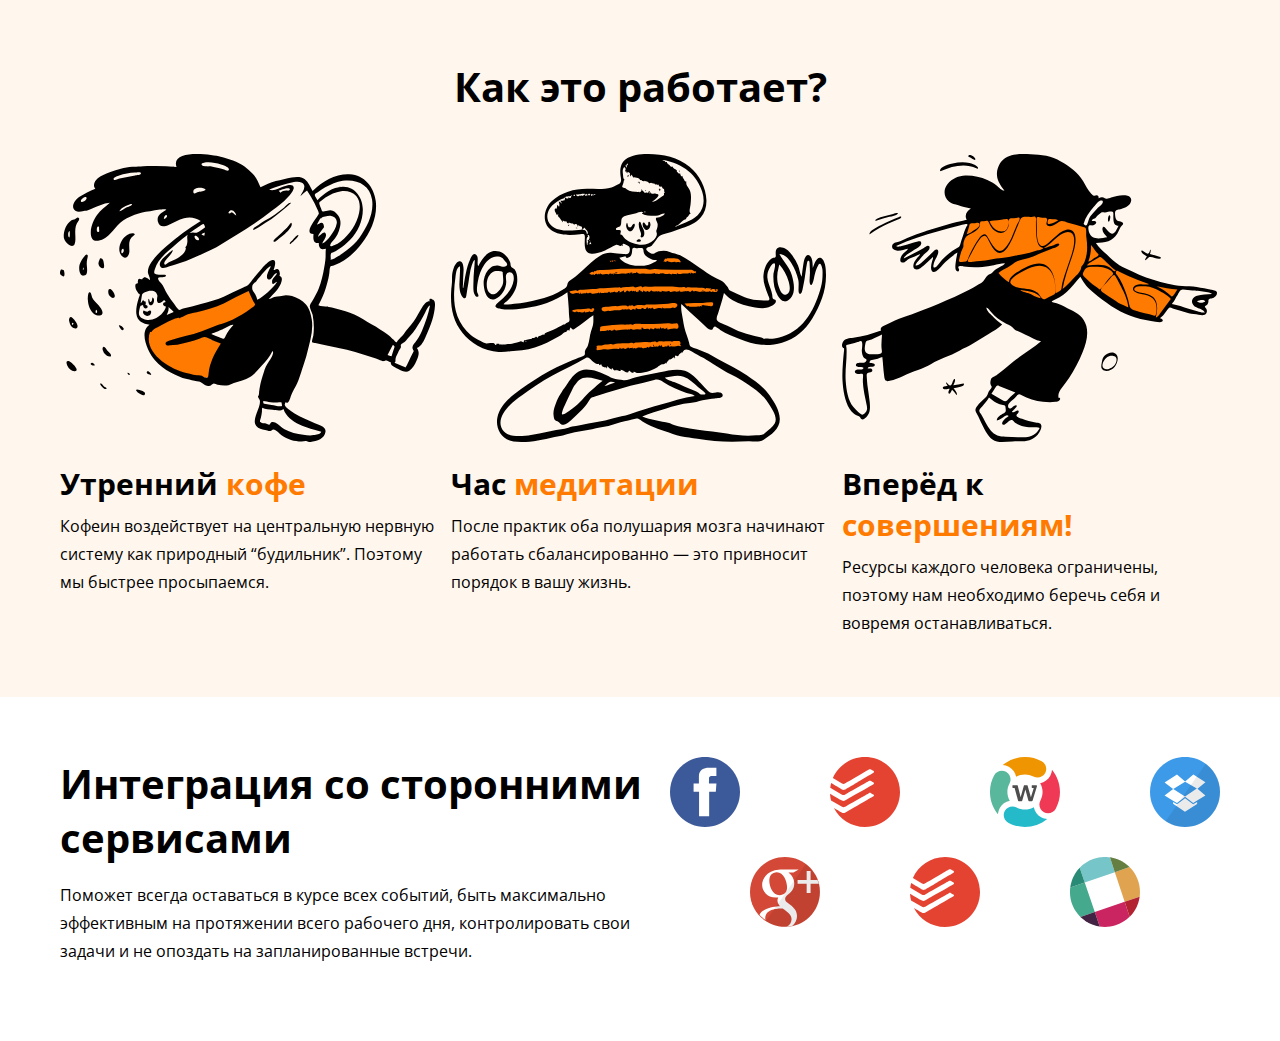
<file: index.html>
<!DOCTYPE html>
<html lang="en">

<head>
  <meta charset="UTF-8">
  <meta http-equiv="X-UA-Compatible" content="IE=edge">
  <meta name="viewport" content="width=device-width, initial-scale=1.0">
  <title>Document</title>

  <link rel="preconnect" href="https://fonts.googleapis.com">
  <link rel="preconnect" href="https://fonts.gstatic.com" crossorigin>
  <link href="https://fonts.googleapis.com/css2?family=Open+Sans:wght@400;700&display=swap" rel="stylesheet">
  <link rel="stylesheet" href="css/normalize.css">
  <link rel="stylesheet" href="css/style.css">
</head>

<body>
  <main>
    <section class="sprite">
      <div class="container">
        <h1 class="sprite__title">Как это работает?</h1>

        <ul class="sprite__list list-reset">


          <li class="sprite__item">

            <article class="sprite-cart">
              <svg class="sprite-cart__img">
                <use xlink:href="./sprite.svg#foto-1"></use>
              </svg>
              <h2 class="sprite-cart__title">
                Утренний <span>кофе</span>
              </h2>
              <p class="sprite-cart__text">
                Кофеин воздействует на центральную нервную систему как природный “будильник”. Поэтому мы быстрее
                просыпаемся.
              </p>
            </article>

          </li>

          <li class="sprite__item">

            <article class="sprite-cart">
              <svg class="sprite-cart__img">
                <use xlink:href="./sprite.svg#foto-2"></use>
              </svg>
              <h2 class="sprite-cart__title">
                Час <span>медитации</span>
              </h2>
              <p class="sprite-cart__text">
                После практик оба полушария мозга начинают работать сбалансированно — это привносит порядок в вашу
                жизнь.
              </p>
            </article>

          </li>
          <li class="sprite__item">

            <article class="sprite-cart">
              <svg class="sprite-cart__img">
                <use xlink:href="./sprite.svg#foto-3"></use>
              </svg>
              <h2 class="sprite-cart__title">
                Вперёд к <span>coвершениям!</span>
              </h2>
              <p class="sprite-cart__text">
                Ресурсы каждого человека ограничены, поэтому нам необходимо беречь себя и вовремя останавливаться.
              </p>
            </article>

          </li>

        </ul>

      </div>

    </section>
  </main>

  <footer class="footer">
    <div class="container">

      <div class="footer__inner">
        <div class="footer__info">
          <h4 class="footer__info-title">Интеграция со сторонними сервисами</h4>
          <p class="footer__info-text">
            Поможет всегда оставаться в курсе всех событий, быть максимально эффективным на протяжении всего рабочего
            дня, контролировать свои задачи и не опоздать на запланированные встречи.
          </p>
        </div>
        <div class="footer__socials">
          <ul class="footer__socials-top list-reset">
            <li>
              <a href="#" white="70" height="70">
                <svg class="footer__socials-img" white="70" height="70">
                  <use xlink:href="./sprite.svg#fb"></use>
                </svg>
              </a>
            </li>
            <li>
              <a href="#" white="70" height="70">
                <svg class="footer__socials-img" white="70" height="70">
                  <use xlink:href="./sprite.svg#todo"></use>
                </svg>
              </a>
            </li>
            <li>
              <a href="#" white="70" height="70">
                <svg class="footer__socials-img" white="70" height="70">
                  <use xlink:href="./sprite.svg#w"></use>
                </svg>
              </a>
            </li>
            <li>
              <a href="#" white="70" height="70">
                <svg class="footer__socials-img" white="70" height="70">
                  <use xlink:href="./sprite.svg#drop"></use>
                </svg>
              </a>
            </li>

          </ul>
          <ul class="footer__socials-bottom list-reset">
            <li>
              <a href="#">
                <svg class="footer__socials-img" white="70" height="70">
                  <use xlink:href="./sprite.svg#g"></use>
                </svg>
              </a>
            </li>
            <li>
              <a href="#">
                <svg class="footer__socials-img" white="70" height="70">
                  <use xlink:href="./sprite.svg#todo"></use>
                </svg>
              </a>
            </li>
            <li>
              <a href="#">
                <svg class="footer__socials-img" white="70" height="70">
                  <use xlink:href="./sprite.svg#slack"></use>
                </svg>
              </a>
            </li>
          </ul>

        </div>
      </div>

    </div>

  </footer>


</body>

</html>
</file>
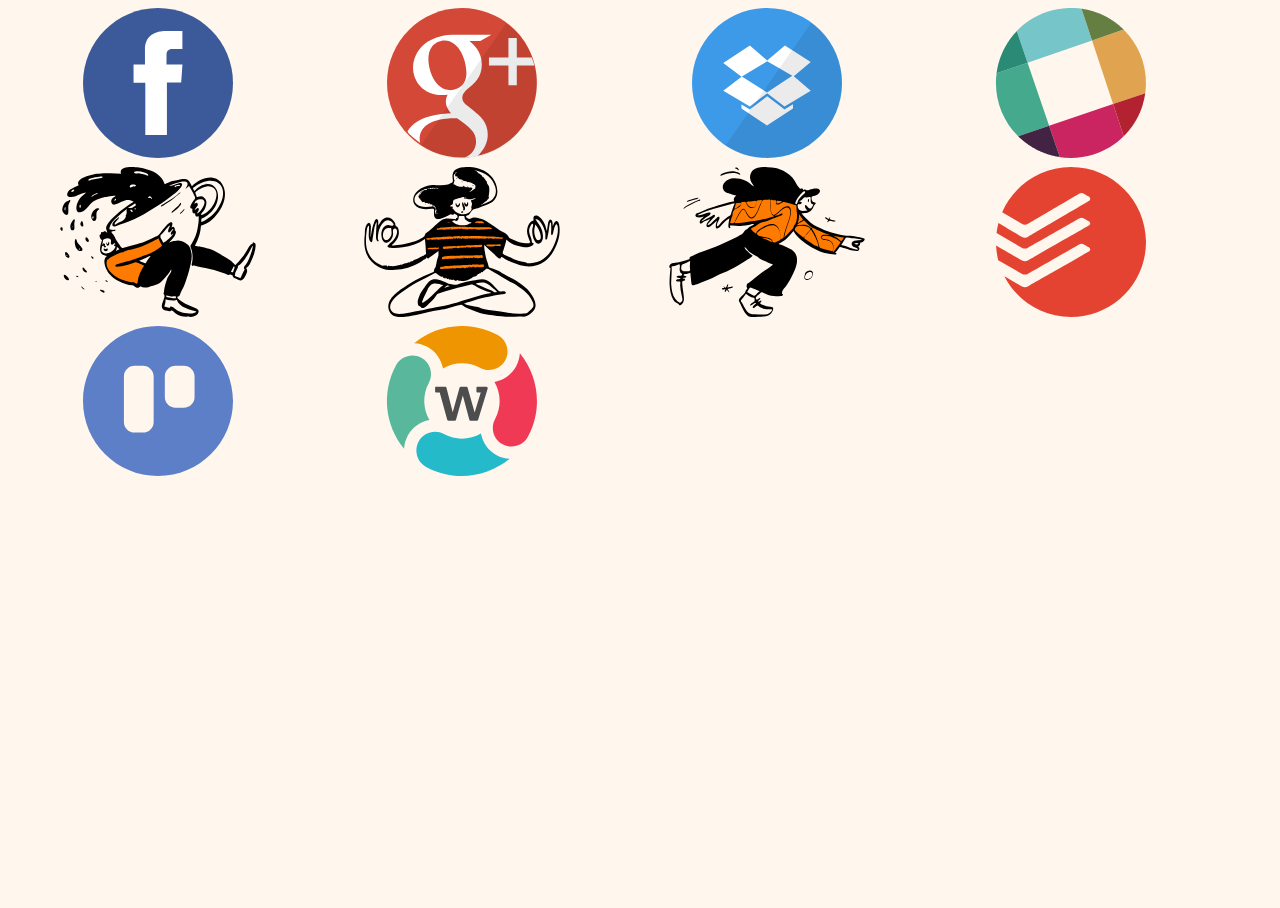
<file: index copy.html>
<!DOCTYPE html>
<html lang="en">

<head>
  <meta charset="UTF-8">
  <meta http-equiv="X-UA-Compatible" content="IE=edge">
  <meta name="viewport" content="width=device-width, initial-scale=1.0">
  <title>Document</title>
  <link rel="stylesheet" href="css/style.css">
</head>

<body>

  <svg>
    <use xlink:href="./sprite.svg#fb"></use>
  </svg>
  <svg>
    <use xlink:href="./sprite.svg#g"></use>
  </svg>

  <svg>
    <use xlink:href="./sprite.svg#drop"></use>
  </svg>
  <svg>
    <use xlink:href="./sprite.svg#slack"></use>
  </svg>
  <svg>
    <use xlink:href="./sprite.svg#foto-1"></use>
  </svg>
  <svg>
    <use xlink:href="./sprite.svg#foto-2"></use>
  </svg>
  <svg>
    <use xlink:href="./sprite.svg#foto-3"></use>
  </svg>
  <svg>
    <use xlink:href="./sprite.svg#todo"></use>
  </svg>
  <svg>
    <use xlink:href="./sprite.svg#subtract"></use>
  </svg>
  <svg>
    <use xlink:href="./sprite.svg#w"></use>
  </svg>

  <svg class="icon">
    <use xlink:href="./sprite.svg#ellipse"></use>
  </svg>
</body>

</html>
</file>
<file: css/style.css>
html,
body {
  height: 100%;
}

html {
  box-sizing: border-box;
}

*,
*::after,
*::before {
  box-sizing: inherit;
}

body {
  font-family: 'Open Sans', sans-serif;
  font-weight: 400;
  font-size: 16px;
  font-style: normal;
  line-height: 28px;
  color: #000;
  background-color: #FFF6ED;
}

.container {
  margin: 0 auto;
  padding: 0 60px;
  max-width: 1445px;
  width: 100%;
}

a {
  color: inherit;
  text-decoration: none;
}

img {
  display: block;
  max-width: 100%;
}

.list-reset {
  margin: 0;
  padding: 0;
  list-style: none;
}

.site {
  overflow: hidden;
}

.btn-reset {
  padding: 0;
  background-color: transparent;
  border: transparent;
  color: inherit;
  cursor: pointer;
}


.sprite {
  padding: 60px 0 60px;
}

.sprite__title {
  margin: 0;
  margin-bottom: 40px;
  font-weight: 700;
  font-size: 40px;
  line-height: 54px;
  text-align: center;
}

.sprite__list {
  display: flex;
  justify-content: space-between;
  flex-wrap: wrap;
}

.sprite-cart {
  max-width: 378px;
}

.sprite-cart__img {
  margin-bottom: 21px;
  display: block;
  max-width: 375px;
  width: 100%;
  height: 288px;


}

.sprite-cart__title {
  margin: 0;
  margin-bottom: 8px;
  font-weight: 700;
  font-size: 30px;
  line-height: 41px;
}

.sprite-cart__title span {
  color: #FF7A00;
}

.sprite-cart__text {
  margin: 0;
}

.footer {
  padding: 60px 0;
  background-color: #fff;
}

.footer__inner {
  display: flex;
  justify-content: space-between;
}

.footer__socials {
  position: relative;
  max-width: 550px;
}

/* .footer__socials::before {
  position: absolute;
  top: 0;
  display: block;
  content: '';
  width: 550px;
  height: 275px;
  background-image: url('../sprite.svg#ellipse');
  background-repeat: no-repeat;
  background-position: center;
  background-size: cover;

} */


.footer__socials-top {
  margin-bottom: 30px;
  display: flex;
  justify-content: space-between;
  width: 550px;

}

.footer__socials-top li {
  width: 70px;
  height: 70px;
}

.footer__social-img {
  width: 70px;
  height: 70px;
}

.footer__socials-top svg {
  width: 70px;
  height: 70px;
}

.footer__socials-top a {
  display: block;
}

.footer__info-title {
  max-width: 680px;
  margin: 0;
  margin-bottom: 11px;
  font-weight: 700;
  font-size: 40px;
  line-height: 54px;
}

.footer__info-text {
  max-width: 590px;
}

.footer__socials-bottom {
  margin: 0 auto 30px;
  display: flex;
  justify-content: space-between;
  width: 390px;
}

.footer__socials-bottom li {
  width: 70px;
  height: 70px;
}

.footer__socials-bottom svg {
  width: 70px;
  height: 70px;
}

.footer__socials-bottom a {
  display: block;
}
</file>
